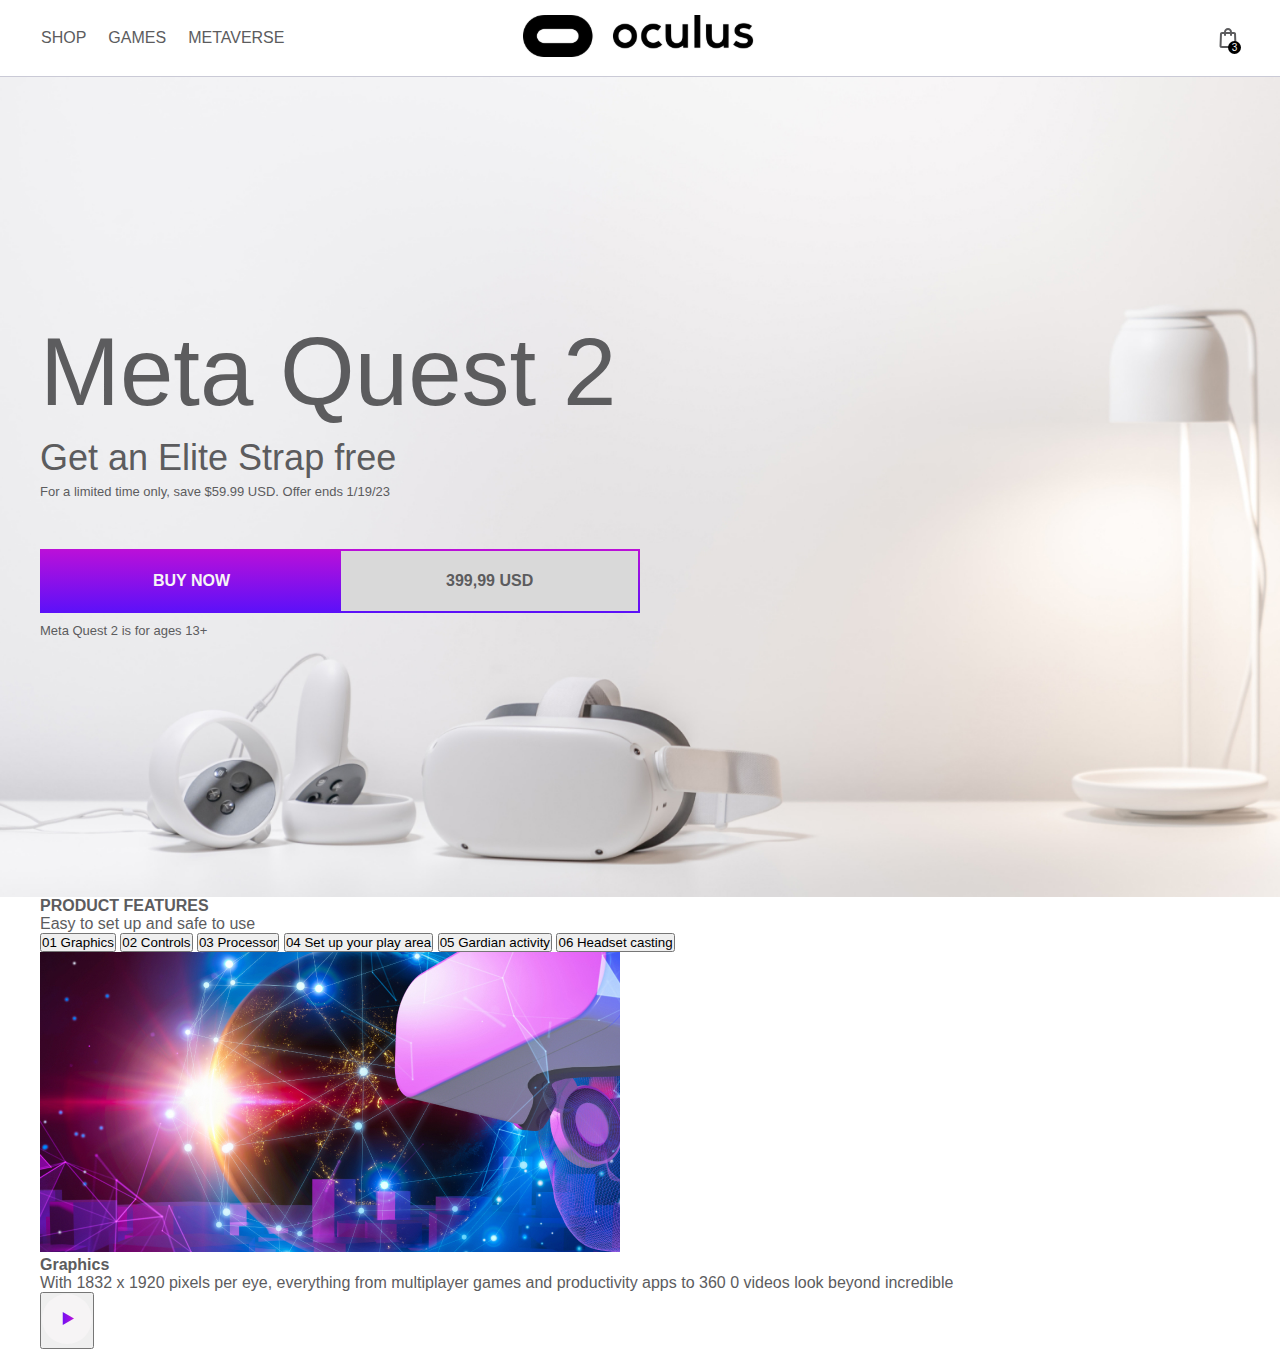
<file: Oculus/index.html>
<!DOCTYPE html>
<html lang="en">

<head>
    <meta charset="UTF-8">
    <meta name="viewport" content="width=device-width, initial-scale=1.0">
    <meta http-equiv="X-UA-Compatible" content="ie=edge">
    <title>Document</title>
    <link rel="stylesheet" href="css/reset.css">
    <link rel="stylesheet" href="css/style.css">
</head>

<body>
    <header class="header">
        <div class="container header__container">
            <nav class="nav header__nav">
                <ul class="menu">
                    <li class="menu__item">
                        <a class="menu__link" href="#">SHOP</a>
                    </li>
                    <li class="menu__item">
                        <a class="menu__link" href="#">GAMES</a>
                    </li>
                    <li class="menu__item">
                        <a class="menu__link" href="#">METAVERSE</a>
                    </li>
                </ul>
                <a class="logo" href="#">
                    <img src="./images/header/logo.svg" alt="logo">
                </a>
                <a class="basket" href="#">
                    <img src="./images/header/basket.svg" alt="icon">
                    <span class="basket__order">3</span>
                </a>
            </nav>
        </div>
    </header>
    <main>
        <section class="hero">
            <div class="container hero__container">
                <h1 class="title">Meta Quest 2</h1>
                <p class="subtitle">Get an Elite Strap free</p>
                <p class="text hero__text">
                    For a limited time only, save $59.99 USD. Offer ends 1/19/23
                </p>
                <button class="main-button">
                    <span class="button__text">BUY NOW</span>
                    <span class="button__price">399,99 USD</span>
                </button>
                <p class="text hero__text">
                    Meta Quest 2 is for ages 13+
                </p>
            </div>
        </section>
        <section class="features">
            <div class="container features__container">
                <div class="features__titles">
                    <h2 class="Features__title section-title">PRODUCT FEATURES</h2>
                    <p class="features__text">Easy to set up and safe to use</p>
                </div>
                <div class="tabs">
                    <div class="tabs__button">
                        <button class="tabs__button-item" data-button="content-1">01 Graphics</button>
                        <button class="tabs__button-item" data-button="content-1">02 Controls</button>
                        <button class="tabs__button-item" data-button="content-1">03 Processor</button>
                        <button class="tabs__button-item" data-button="content-1">04 Set up your play area</button>
                        <button class="tabs__button-item" data-button="content-1">05 Gardian activity</button>
                        <button class="tabs__button-item" data-button="content-1">06 Headset casting</button>
                    </div>
                    <div class="tabs__content">
                        <div class="tabs__content-item" id="content-1">
                            <img class="tabs__content-img" src="./images/features/main-image.jpg" alt="">
                            <div class="tabs__content-box">
                                <h3 class="">Graphics</h3>
                                <p>
                                With 1832 x 1920 pixels per eye, everything from multiplayer games and productivity apps 
                                to 360 0 videos look beyond incredible
                                </p>
                            </div>
                            <div class="video">
                                <button class="viedeo__button">
                                    <img src="./images/features/play-icon.svg" alt="">
                                </button>
                                <span></span>
                            </div>
                        </div>
                        <div class="tabs__content-item" id="content-2"></div>
                        <div class="tabs__content-item" id="content-3"></div>
                        <div class="tabs__content-item" id="content-4"></div>
                        <div class="tabs__content-item" id="content-5"></div>
                        <div class="tabs__content-item" id="content-6"></div>

                    </div>
                </div>
            </div>
        </section>
    </main>

    <script src="js/main.js"></script>
</body>

</html>
</file>
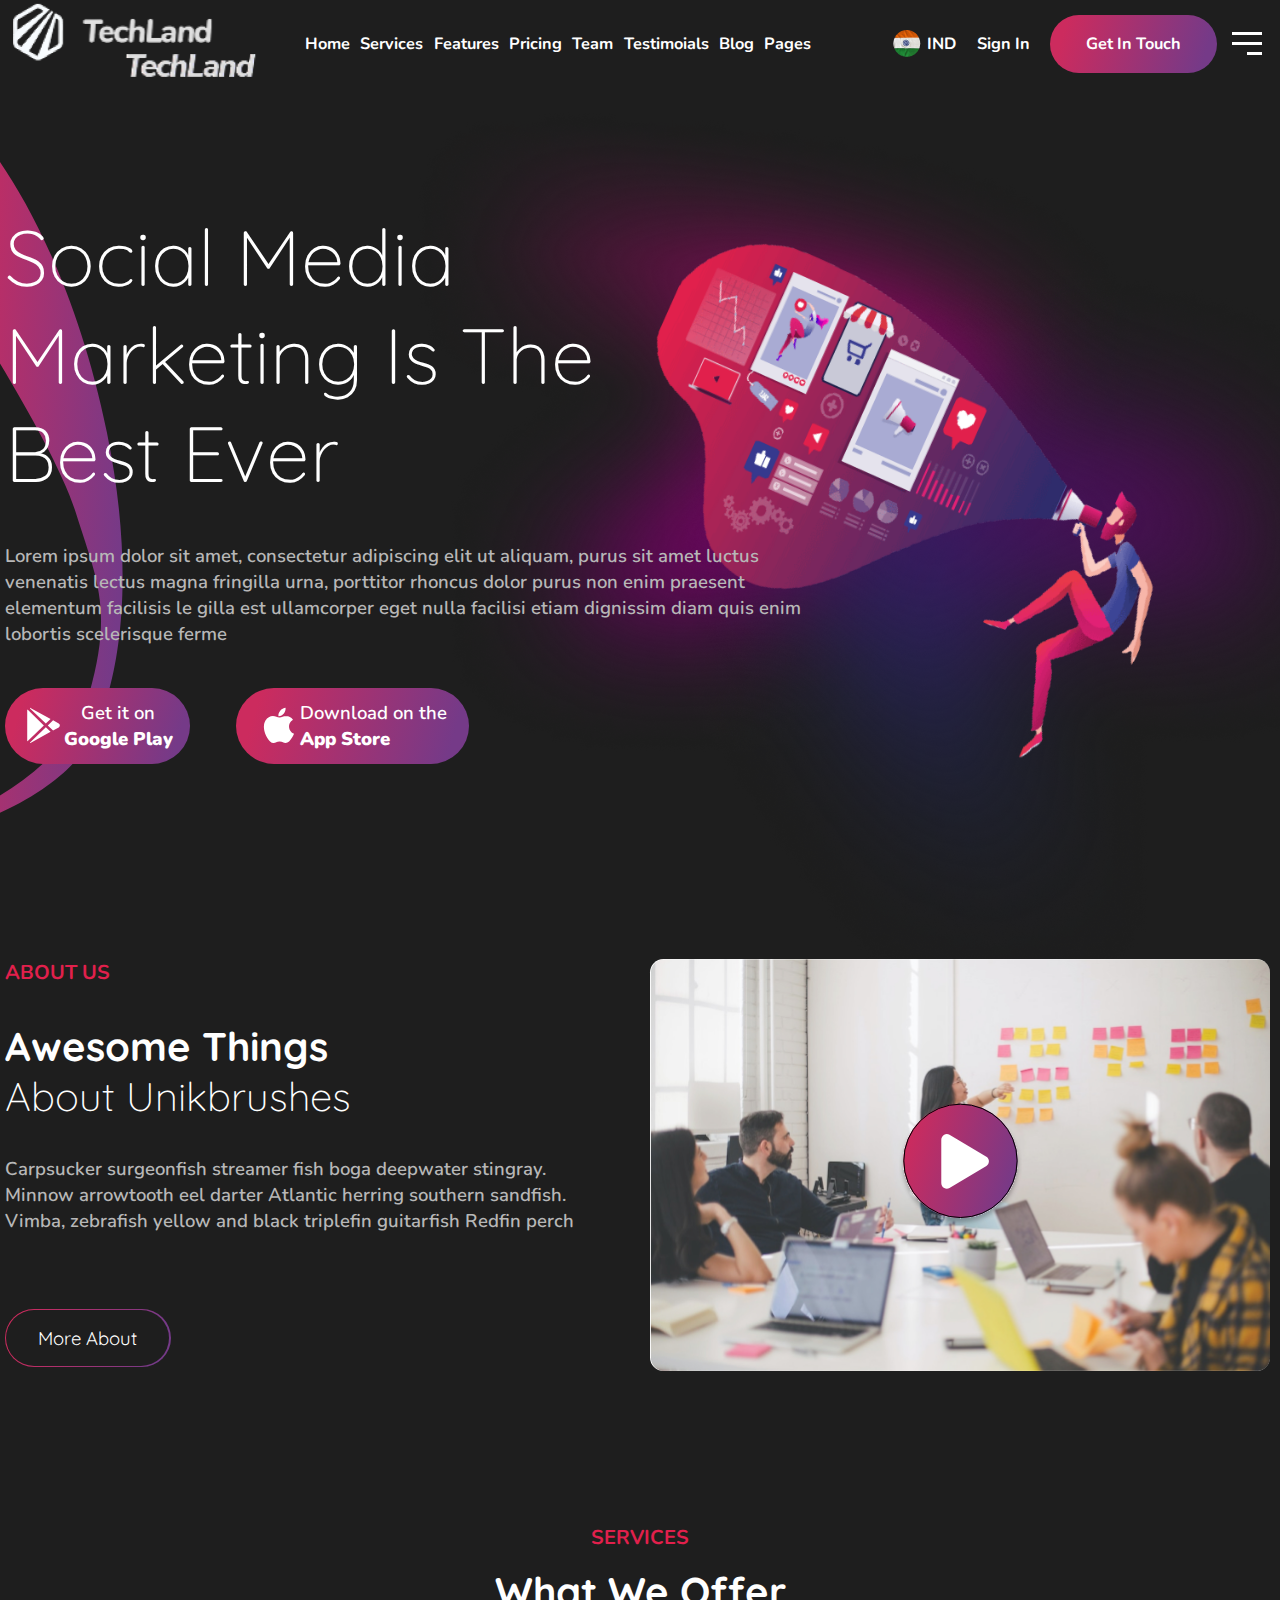
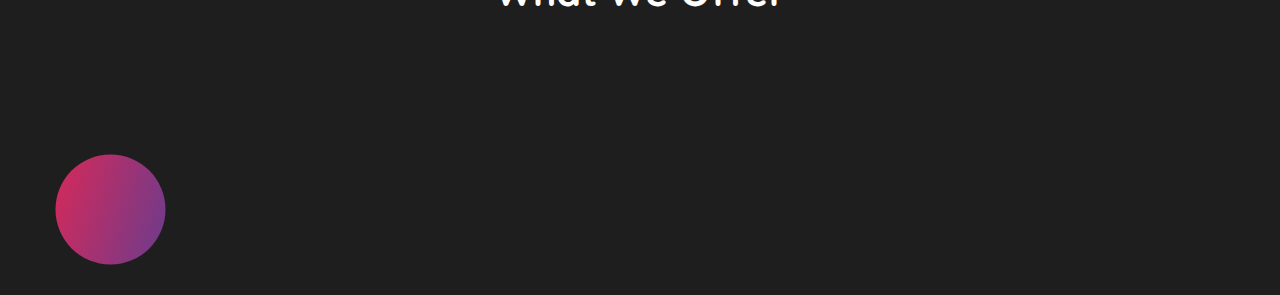
<file: TechLand/index.html>
<!DOCTYPE html>
<html lang="en">

<head>
    <meta charset="UTF-8">
    <meta name="viewport" content="width=device-width, initial-scale=1.0">
    <title>TechLand</title>
    <link rel="stylesheet" href="./style/reset.css">
    <link rel="stylesheet" href="./style/style.css">
    <link
        href="https://fonts.googleapis.com/css2?family=Nunito:wght@400;500;600;700;800&family=Oswald&family=Quicksand:wght@300;400;500;600;700&family=Roboto:wght@500&display=swap"
        rel="stylesheet">

</head>

<body>
    <div class="wrapper">
        <header class="header">
            <div class="container header__container">
                <a class="logo" href="#">
                    <img class="logo__img" src="./img/header/logo.png" alt="" width="255px">
                </a>
                <nav class="nav">
                    <ul class="nav__menu">
                        <li class="nav__item">
                            <a class="nav_link" href="">Home</a>
                        </li>
                        <li class="nav__item">
                            <a class="nav_link" href="">Services</a>
                        </li>
                        <li class="nav__item">
                            <a class="nav_link" href="">Features</a>
                        </li>
                        <li class="nav__item">
                            <a class="nav_link" href="">Pricing</a>
                        </li>
                        <li class="nav__item">
                            <a class="nav_link" href="">Team</a>
                        </li>
                        <li class="nav__item">
                            <a class="nav_link" href="">Testimoials</a>
                        </li>
                        <li class="nav__item">
                            <a class="nav_link" href="">Blog</a>
                        </li>
                        <li class="nav__item">
                            <a class="nav_link" href="">Pages</a>
                        </li>
                    </ul>
                </nav>
                <div class="sign-in__container">
                    <span class="language">
                        <img class="language--flag" src="./img/header/IND-img.png" alt="flag-con">
                        <p class="language--text">IND</p>
                    </span>
                    <button class="sign-in__button">Sign In</button>
                    <button class="main-button get-it-touch__button">Get In Touch</button>
                </div>
                <div class="menu__btn">
                    <span class="menu__btn-line"></span>
                    <!-- https://medium.com/@krokhin.ezh/%D0%BA%D0%B0%D0%BA-%D1%81%D0%BE%D0%B7%D0%B4%D0%B0%D1%82%D1%8C-%D0%B3%D0%B0%D0%BC%D0%B1%D1%83%D1%80%D0%B3%D0%B5%D1%80-%D0%BC%D0%B5%D0%BD%D1%8E-%D0%B8%D1%81%D0%BF%D0%BE%D0%BB%D1%8C%D0%B7%D1%83%D1%8F-%D1%82%D0%BE%D0%BB%D1%8C%D0%BA%D0%BE-css-%D0%B8-html-c6abf7c32c6d -->
                </div>
            </div>
        </header>
        <section class="hero">
            <img class="hero__img--bg vector" src="./img/hero/Vector-1.svg" alt="image">
            <img class="hero__img--bg gradient" src="./img/hero/Background-gradient-hero.png" alt="image">
            <div class="container hero__container">
                <img class="hero__img--bg thoughts" src="./img/hero/hero-main-img.png" alt="image">
                <div class="hero__content">
                    <h1 class="title">Social Media Marketing Is The Best Ever</h1>
                    <p class="text hero__text">
                        Lorem ipsum dolor sit amet, consectetur adipiscing elit ut aliquam, purus sit amet luctus
                        venenatis
                        lectus magna fringilla urna, porttitor rhoncus dolor purus non enim praesent elementum facilisis
                        le gilla est ullamcorper eget nulla facilisi etiam dignissim diam quis enim lobortis scelerisque
                        ferme
                    </p>
                    <div class="hero-button__container">
                        <button class="main-button store-btn--google">
                            <img src="./img/hero/google-playstore.svg" alt="google-icon">
                            <p class="text main-button__text">Get it on <br><b>Google Play</b></p>
                        </button>
                        <button class="main-button store-btn--apple">
                            <img src="./img/hero/ion_logo-apple.svg" alt="apple-icon">
                            <p class="text main-button__text">Download on the <br><b>App Store</b></p>
                        </button>
                    </div>
                </div>
            </div>
        </section>
        <section class="about-us">
            <div class="container about-us__container">
                <div class="about-us__content">
                    <h5 class="section__subtitle">ABOUT US</h5>
                    <p class="content__title">Awesome Things</p>
                    <p class="content__title content__title--light">About Unikbrushes</p>
                    <p class="text about-us__text">
                        Carpsucker surgeonfish streamer fish boga deepwater stingray.
                        Minnow arrowtooth eel darter Atlantic herring southern sandfish.
                        Vimba, zebrafish yellow and black triplefin guitarfish Redfin perch
                    </p>
                    <div class="gradient-button">
                        <button class="border-button">More About</button>
                    </div>
                </div>
                <!-- <div class="about-us__video"> -->
                <button class="about-us__video">
                    <img class="play-button" src="./img/about-us/play_btn.svg" alt="">
                </button>
                <!-- </div> -->
            </div>
        </section>
        <section class="services">
            <div class="container services__container">
                <h5 class="section__subtitle services__subtitle">SERVICES</h5>
                <p class="content__title services__title">What We Offer</p>
                <div class="offer-block">
                    <div class="offer-block__item">
                        <svg class="offer-block__item--icon" xmlns="http://www.w3.org/2000/svg" width="111" height="111" viewBox="0 0 111 111"
                            fill="none">
                            <circle cx="55.4929" cy="55.5" r="55" fill="url(#paint0_linear_1_147)" />
                            <defs>
                                <linearGradient id="paint0_linear_1_147" x1="16.8443" y1="-5.0797" x2="122.899"
                                    y2="28.1123" gradientUnits="userSpaceOnUse">
                                    <stop stop-color="#CC2B5E" />
                                    <stop offset="1" stop-color="#753A88" />
                                </linearGradient>
                            </defs>
                        </svg>
                        <div class="offer-block__item--text">
                            <p></p>
                            <p></p>
                        </div>
                    </div>
                </div>
            </div>
        </section>
    </div>
</body>

</html>
</file>
<file: Oculus/css/style.css>
html {
    box-sizing: border-box;
    font-size: 1px;
}

*,
*::before,
*::after {
    box-sizing: inherit;
    padding: 0;
    margin: 0;
}

a {
    color: inherit;
    text-decoration: none;
}

li {
    list-style: none;
}

img {
    max-width: 100%;
}

body {
    font-family: var(--main-font-family);
    font-size: 16rem;
    font: var(--main-font);
    color: var(--main-font-grey-color);
}

.container {
    max-width: 1200px;
    margin: 0 auto;
}


/* Font styles */

@font-face {
    font-family: 'Helvetica', sans-serif;
    src: url(../fonts/helvetica.woff2);
}

@font-face {
    font-family: 'Helvetica-Bold', sans-serif;
    src: url(../fonts/helvetica-bold.woff2);
}

:root {

    --main-font-family: 'Helvetica', sans-serif;
    --add-font-family: 'Helvetica-Bold', sans-serif;

    --main-font: 400 16rem/normal var(--main-font-family);
    --title-font: 400 96rem/normal var(--main-font-family);
    --subtitle-font: 400 36rem/normal var(--main-font-family);
    --hero-text-font: 400 13rem/normal var(--main-font-family);
    --hero-btn-text-font: 700 16rem/2normal var(--main-font-family);

    --main-white-color: #F6F4F5;
    --main-font-grey-color: #5C5C5E;
    --basket-order-black-color: #000;
    --header-border-color: #CACAD6;
    --btn-violet-gradient-color: linear-gradient(180deg, #BC10D8 0%, rgba(80, 0, 250, 0.93) 100%);
    --btn-price-color: rgb(217, 217, 217);
    --btn-gradient-hover-color: linear-gradient(0deg, rgba(255,195,63,1) 0%, rgb(124, 57, 9) 100%);
} 

/* Font styles END*/

/* Header */

.header {
    padding: 15rem 0;
    border-bottom: 1px solid var(--header-border-color);
}

.nav {
    display: grid;
    grid-template-columns: repeat(3, 1fr);
    align-items: center;
    justify-content: space-between;
}

.menu {
    display: flex;
    flex-direction: row;
    gap: 20rem;
    transition: all 0.2s;
    max-width: 240rem;
}

.menu__link {
    padding: 0 1rem;
}

.menu__link:hover {
    color: var(--basket-order-black-color);
    font-weight: 700;
}

.logo {
    justify-self: center;
    transition: all 0.5s;
}

.logo:hover {
    transform: scale(1.1);
}

.basket {
    justify-self: end;
    display: flex;
    flex-direction: row;
    position: relative;
}

.basket:hover {
    transform: scale(1.2);
}

.basket__order {
    display: flex;
    align-items: center;
    justify-content: center;
    position: absolute;
    width: 13rem;
    height: 13rem;
    border-radius: 50%;
    font-size: 10rem;
    color: var(--main-white-color);
    left: 12rem;
    bottom: -4rem;
    background-color: var(--basket-order-black-color);
}

/* Header END*/

/* Hero */

.hero {
    background-image: url(../images/hero/bcg.jpg);
    min-height: calc(100vh - 80rem);
    background-position: bottom center;
    background-repeat: no-repeat;
    background-size: cover;  
    padding-top: 240rem; 
}

.title-container {
    display: flex;
    flex-direction: column;

}

.title {
    font: var(--title-font);
    margin-bottom: 10rem;
}

.subtitle {
    font: var(--subtitle-font);
    margin-bottom: 5rem;
}

.hero__text {
    font: var(--hero-text-font);
    margin-bottom: 50rem;
}

.main-button {
    display: flex;
    flex-direction: row;
    align-items: center;
    justify-content: space-between;
    margin-bottom: 10rem;
    border: none;
    background: var(--btn-violet-gradient-color);
    cursor: pointer;
    padding: 2rem;
    font: var(--hero-btn-text-font);
    font-weight: 700;
}

.main-button:hover {
    background: var(--btn-gradient-hover-color);
}

.button__text {
    padding: 21rem 111rem;
    color: var(--main-white-color);
    
}

.button__price {
    padding: 21rem 105rem;
    background-color: var(--btn-price-color);
    color: var(--main-font-grey-color);
}

/* Hero END*/

/* Features */



/* Features END*/
</file>
<file: TechLand/style/style.css>
/* .menu__btn > span,
.menu__btn > span::before,
.menu__btn > span::after {
  display: block;
  position: absolute;
  width: 100%;
  height: 2px;
  background-color: #616161;
}
.menu__btn > span::before {
  content: '';
  top: -8px;
}
.menu__btn > span::after {
  content: '';
  top: 8px;
} */


/* Fonts styles */
:root {

  --quicksand-font-family: 'Quicksand', sans-serif;
  --nunito-font-family: 'Nunito', sans-serif;

  --quicksand-bold-font: 700 40px/normal var(--quicksand-font-family);
  --nunito-bold-font: 700 16.3px/normal var(--nunito-font-family);
  --nunito-medium-font: 500 16.5px/normal var(--nunito-font-family);
  --quicksand-light-font: 300 40px/normal var(--quicksand-font-family);
  --nunito-regular-font: 400 15px/normal var(--nunito-font-family);
  --quicksand-medium-font: 300 40px/normal var(--quicksand-font-family);
  --quicksand-semibold-font: 600 16.6px/normal var(--quicksand-font-family);
  --nunito-extrabold-font: 800 49px/normal var(--nunito-font-family);
  --nunito-semibold-font: 600 18.5px/normal var(--nunito-font-family);
  --quicksand-regular-font: 400 18.5px/normal var(--quicksand-font-family);

  --page-color: #1E1E1E;
  --text-color: #FFFFFF;
  --decor-text-rose-color: #E1204C;
  --main-gradient-color: linear-gradient(107deg, #CC2B5E 10.11%, #753A88 90.74%);
  --sub-text: #B7B7B7;

}


/* Fonts styles END*/


/* Global styles */

body {
  background-color: var(--page-color);
  color: var(--text-color);
  font-family: var(--quicksand-font-family);
  font: var(--quicksand-bold-font);
}

.wrapper {
  overflow: hidden;
}

.container {
  max-width: 1270px;
  margin: 0 auto;
}

button {
  cursor: pointer;
  border: none;
}

.main-button {
  background: var(--main-gradient-color);
  border: none;
  color: inherit;
  transition: all 0.5s;
}

.text {
  font: var(--nunito-semibold-font);
}

/* Global styles END*/


/* Header */

.header {
  margin-bottom: 20px;
}

.header__container {
  display: flex;
  flex-direction: row;
  align-items: center;
  font: var(--nunito-bold-font);
}

.logo__img {
  margin-right: 33.3px;
}

.nav {
  padding: 10.3px 11.8px;
  margin-right: 70px;
}

.nav__menu {
  display: flex;
  flex-direction: row;
  align-items: center;
  gap: 10.3px;
  flex-wrap: wrap;
}

.nav_link {
  transition: all 0.5s;
}

.nav_link:hover {
  color: var(--decor-text-rose-color);
}

.sign-in__container {
  display: flex;
  flex-direction: row;
  align-items: center;
  gap: 20.6px;
  margin-right: 15px;
}

.language {
  display: flex;
  align-items: center;
  gap: 6.2px;
}

.sign-in__button {
  background-color: transparent;
  border: none;
  color: inherit;
}

.get-it-touch__button {
  padding: 18px 36px;
  border-radius: 35.5px;
  max-height: 57.7px;
}

.get-it-touch__button:hover {
  transform: scale(1.1);
  color: var(--page-color);
}

.menu__btn {
  display: flex;
  flex-direction: column;
  gap: 4px;
  flex-grow: 1;
  cursor: pointer;
}

.menu__btn-line {
  width: 30px;
  height: 3px;
  background-color: var(--text-color);
  position: relative;
}

.menu__btn-line::before {
  display: block;
  position: relative;
  content: '';
  top: -10px;
  height: 3px;
  background-color: var(--text-color);
}

.menu__btn-line::after {
  display: block;
  position: relative;
  content: '';
  top: 7px;
  height: 3px;
  width: 15px;
  background-color: var(--text-color);
  left: 15px;
}

/* Header END*/


/* Hero */

.hero {
  position: relative;
  margin-bottom: 195px;
}

.vector {
  top: 0;
  left: 0;
}

.gradient {
  right: 0;
}

.hero__container {
  position: relative;
  padding-top: 100px;
}

.hero__content {
  display: flex;
  flex-direction: column;
  gap: 41.2px;
}

.hero__img--bg {
  position: absolute;
  z-index: -1;
}

.thoughts {
  max-width: 667px;
  right: 50px;
}

.title {
  font: var(--quicksand-light-font);
  font-size: 78.3px;
  max-width: 620px;
}

.hero__text {
  color: var(--sub-text);
  font: var(--nunito-semibold-font);
  max-width: 840px;
}

.hero-button__container {
  display: flex;
  flex-direction: row;
  gap: 46.4px;
  font: var(--nunito-medium-font);
}

.store-btn--google {
  display: flex;
  flex-direction: row;
  align-items: center;
  padding: 12px 17.5px;
  border-radius: 41.7px;
}

.store-btn--google:hover {
  transform: scale(1.1);
  color: var(--page-color);
}

.store-btn--apple {
  display: flex;
  flex-direction: row;
  text-align: left;
  align-items: center;
  padding: 10px 22px;
  border-radius: 41.7px;
}

.store-btn--apple:hover {
  transform: scale(1.1);
  color: var(--page-color);
}

/* Hero END*/


/* About us */

.about-us__container {
  display: flex;
  gap: 70px;
  flex-grow: 1;
  margin-bottom: 153.5px;
}

.about-us__content {
  max-width: 575px;
}

.section__subtitle {
  font: var(--nunito-bold-font);
  font-size: 20px;
  color: var(--decor-text-rose-color);
  margin-bottom: 35px;
}

.content__title--light {
  font-weight: 300;
  margin-bottom: 35px;
}

.about-us__text {
  margin-bottom: 75.5px;
  color: var(--sub-text);
}

.gradient-button {
  display: flex;
  align-items: center;
  background: var(--main-gradient-color);
  padding: 1px;
  border-radius: 35.5px;
  max-width: 166px;
  transition: all 0.5s;
}

.gradient-button:hover {
  transform: scale(1.1);
}

.border-button {
  display: flex;
  align-items: center;
  padding: 16px 32px;
  border-radius: 35.5px;
  background: var(--page-color);
  max-height: 57.7px;
  font: var(--quicksand-regular-font);
  color: inherit;
  transition: all 0.5s;
}

.border-button:hover {
  background: var(--main-gradient-color);
  color: var(--page-color);
}

.about-us__video {
  min-width: 620px;
  height: 412px;
  border-radius: 13.4px;
  background: url(/TechLand/img/about-us/Video_1-about-us_page.jpg);
  background-size: cover;
  display: flex;
  align-items: center;
  justify-content: center;
}

.play-button {
  background-color: transparent;
  transition: all 0.5s;
}

.about-us__video:hover .play-button {
  transform: scale(1.2);
}

/* About us END*/

.services__container {
  text-align: center;
}

.services__subtitle {
  margin-bottom: 14.2px;
}

.services__title {
  margin-bottom: 108px;
}

.offer-block {
  display: grid;
  grid-template-columns: repeat(2, 1fr);
}

.offer-block__item {
  padding: 30px 50px;
  display: flex;
}
</file>
